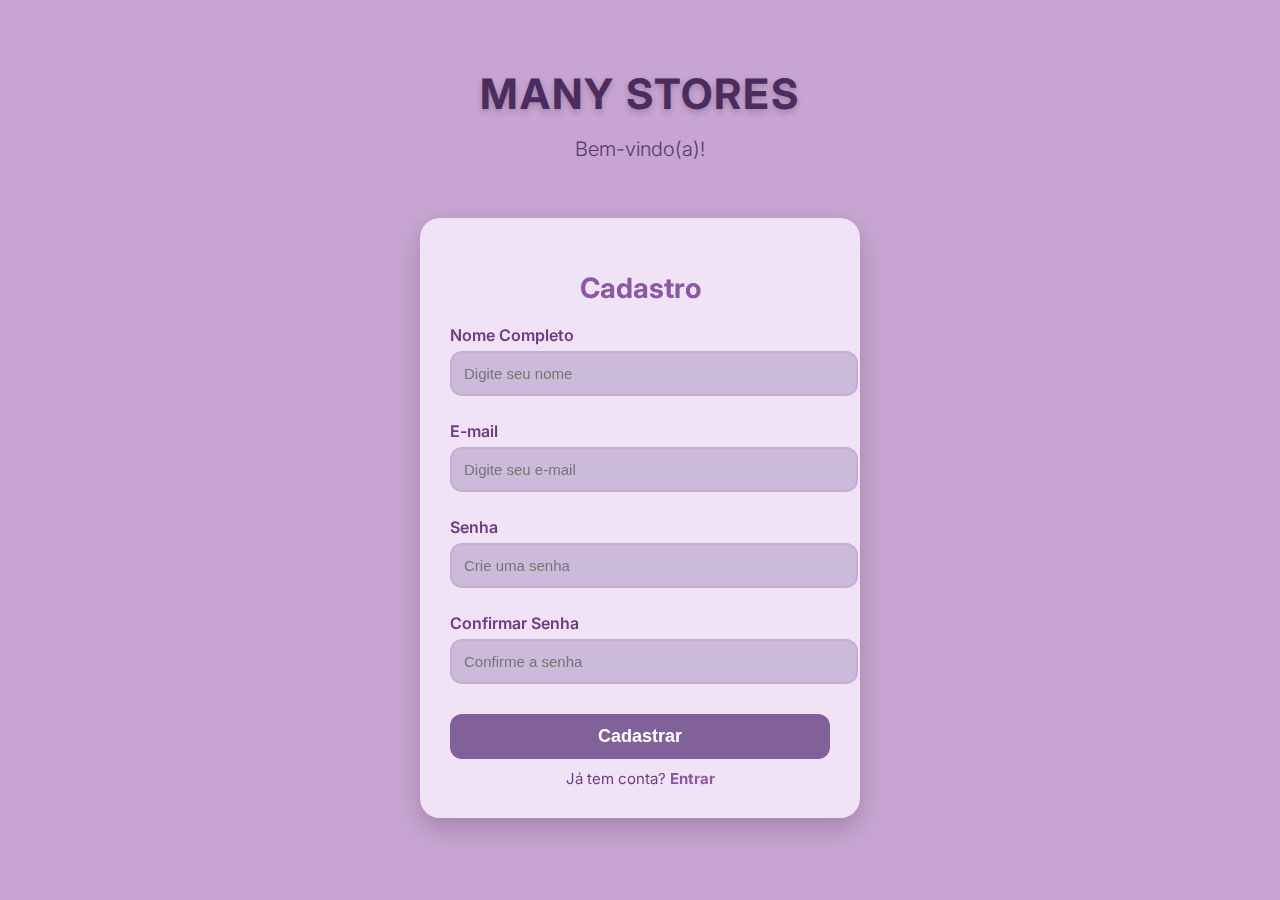
<file: index.html>
<!DOCTYPE html>
<html lang="pt-br">
<head>
  <meta charset="UTF-8" />
  <title>Many Stores - Cadastro/Login</title>
  <link rel="icon" href="manyStores/manys.png">
  <!-- Importando CSS externo -->
  <link rel="stylesheet" href="css/style.css">
<link href="https://fonts.googleapis.com/css2?family=Inter:wght@300;400;600;700&display=swap" rel="stylesheet">
</head>
<body>
  <!-- ====================== CABEÇALHO ====================== -->
  <header>
    <h1>MANY STORES</h1>
    <h2>Bem-vindo(a)!</h2>
  </header>
  <div class="container">
    
    <!-- ================== ÁREA DE CADASTRO ================== -->
    <div id="cadastro">
      <h2>Cadastro</h2>
      <form id="formCadastro">
        <label for="nome">Nome Completo</label>
        <input type="text" id="nome" name="nome" placeholder="Digite seu nome" required>

        <label for="email">E-mail</label>
        <input type="email" id="email" name="email" placeholder="Digite seu e-mail" required>

        <label for="senha">Senha</label>
        <input type="password" id="senha" name="senha" placeholder="Crie uma senha" required>

        <label for="confirmar">Confirmar Senha</label>
        <input type="password" id="confirmar" name="confirmar" placeholder="Confirme a senha" required>

        <!-- Mensagem de erro posicionada via CSS -->
        <p id="erroCadastro" class="erro"></p>

        <button type="submit" class="btn">Cadastrar</button>
      </form>
      <div class="switch">
        Já tem conta? <a href="#" id="irLogin">Entrar</a>
      </div>
    </div>

    <!-- ================== ÁREA DE LOGIN ================== -->
    <div id="login" class="hidden">
      <h2>Entrar</h2>
      <form id="formLogin">
        <label for="loginNome">Nome</label>
        <input type="text" id="loginNome" placeholder="Digite seu nome" required>

        <label for="loginEmail">E-mail</label>
        <input type="email" id="loginEmail" placeholder="Digite seu e-mail" required>

        <label for="loginSenha">Senha</label>
        <input type="password" id="loginSenha" placeholder="Digite sua senha" required>

        <!-- Mensagem de erro posicionada via CSS -->
        <p id="erroLogin" class="erro"></p>

        <button type="submit" class="btn">Entrar</button>
      </form>
      <div class="switch">
        Ainda não tem conta? <a href="#" id="irCadastro">Cadastrar</a>
      </div>
    </div>
  </div>
  
  <!-- Script JS para alternar entre cadastro e login -->
  <script src="js/script.js"></script>



</body>
</html>
</file>
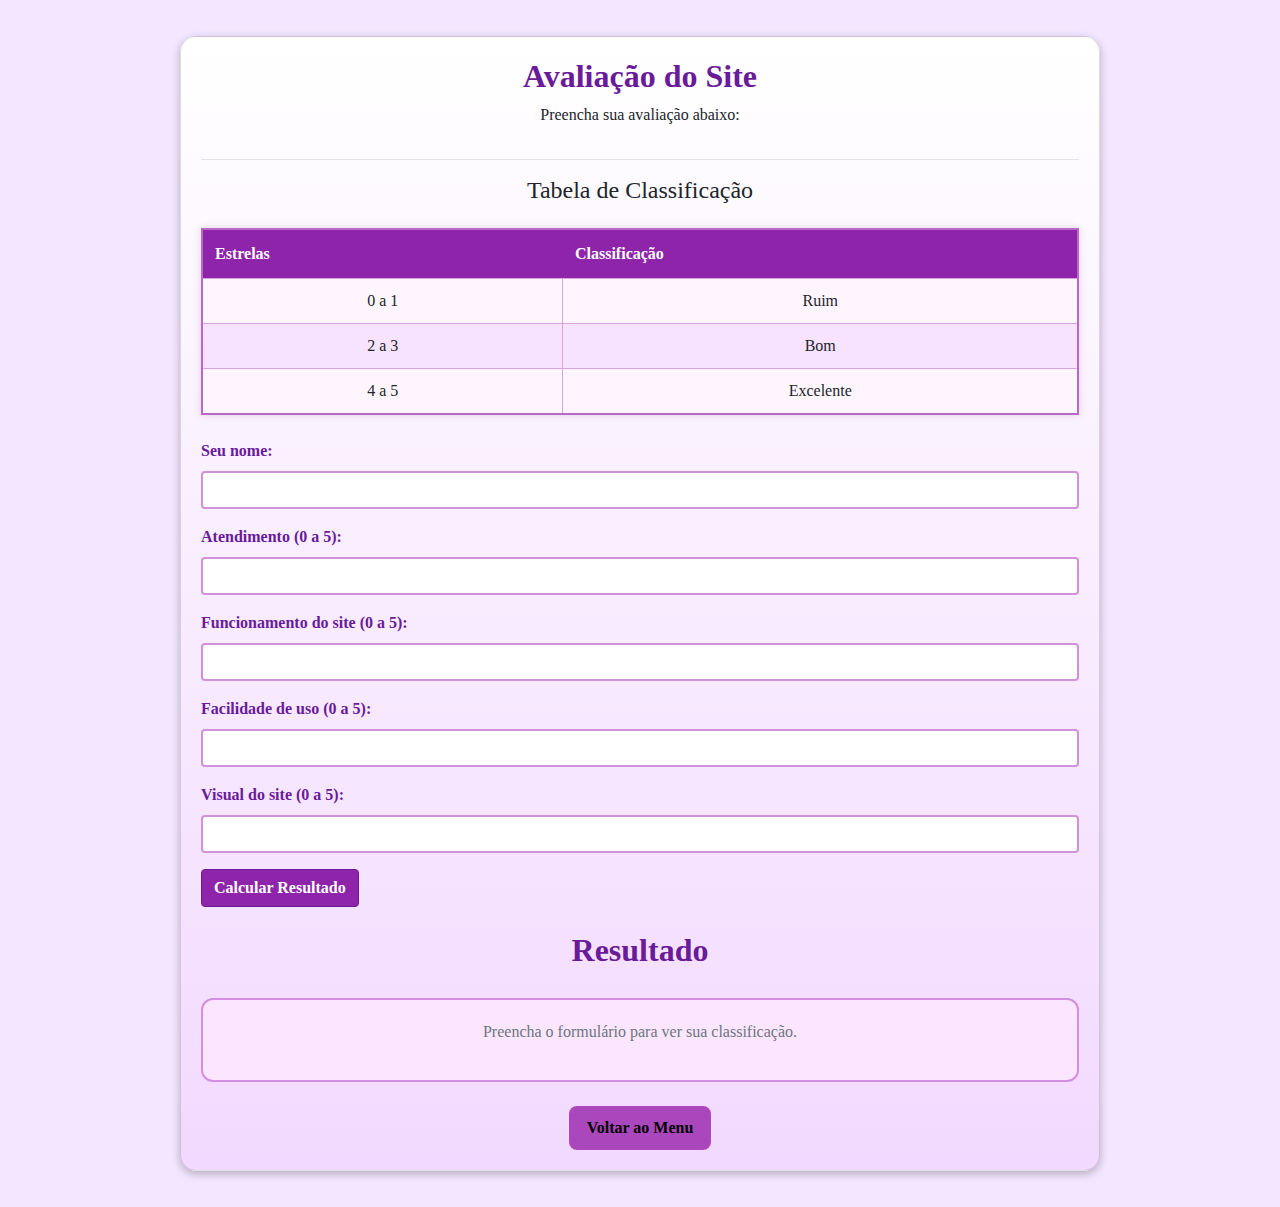
<file: avaliacao.html>
<!DOCTYPE html>
<html lang="pt-br">
<head>
    <meta charset="utf-8">
    <meta name="viewport" content="width=device-width, initial-scale=1">

    <title>Avaliação do Site</title>
    <link rel="icon" href="manyStores/manys.png">

    <!-- Bootstrap -->
    <link rel="stylesheet" href="https://cdn.jsdelivr.net/npm/bootstrap@4.6.2/dist/css/bootstrap.min.css">

    <!-- CSS externo -->
    <link rel="stylesheet" href="css/avaliacao.css">
</head>

<body>

<div class="container my-3">
    <div class="row justify-content-center">
        <div class="col-10">
            <div class="card">

                <h2>Avaliação do Site</h2>
                <p class="text-center">Preencha sua avaliação abaixo:</p>
                <hr>

                <!-- TABELA -->
                <h4 class="text-center">Tabela de Classificação</h4>
                <table class="tabela-classificacao">
                    <thead>
                        <tr>
                            <th>Estrelas</th>
                            <th>Classificação</th>
                        </tr>
                    </thead>
                    <tbody>
                        <tr><td>0 a 1</td><td>Ruim</td></tr>
                        <tr><td>2 a 3</td><td>Bom</td></tr>
                        <tr><td>4 a 5</td><td>Excelente</td></tr>
                    </tbody>
                </table>

                <br>

                <!-- FORMULÁRIO -->
                <form id="formAvaliacao">

                    <div class="form-group">
                        <label for="nomePessoa">Seu nome:</label>
                        <input type="text" class="form-control" id="nomePessoa" required>
                    </div>

                    <div class="form-group">
                        <label>Atendimento (0 a 5):</label>
                        <input type="number" min="0" max="5" class="form-control" id="atendimento" required>
                    </div>

                    <div class="form-group">
                        <label>Funcionamento do site (0 a 5):</label>
                        <input type="number" min="0" max="5" class="form-control" id="funcionamento" required>
                    </div>

                    <div class="form-group">
                        <label>Facilidade de uso (0 a 5):</label>
                        <input type="number" min="0" max="5" class="form-control" id="facilidade" required>
                    </div>

                    <div class="form-group">
                        <label>Visual do site (0 a 5):</label>
                        <input type="number" min="0" max="5" class="form-control" id="visual" required>
                    </div>

                    <button class="btn btn-primary" type="submit">Calcular Resultado</button>
                </form>

                <!-- RESULTADO -->
                <h2 class="mt-4">Resultado</h2>
                <div id="resultado">
                    <p id="mensagemInicial" class="text-center text-muted">Preencha o formulário para ver sua classificação.</p>

                    <div id="dadosResultado" style="display:none;">
                        <p>Olá, <strong id="saidaNome"></strong>!</p>
                        <p>Média de estrelas: <span id="saidaMedia"></span></p>
                        <p>Classificação final: <span id="saidaClassificacao"></span></p>
                    </div>
                </div>

                <br>
                <center>
                    <a href="menu.html">
                        <button class="btn-voltar">Voltar ao Menu</button>
                    </a>
                </center>

            </div>
        </div>
    </div>
</div>

<!-- JS externo -->
<script src="js/avaliacao.js"></script>

</body>
</html>
</file>
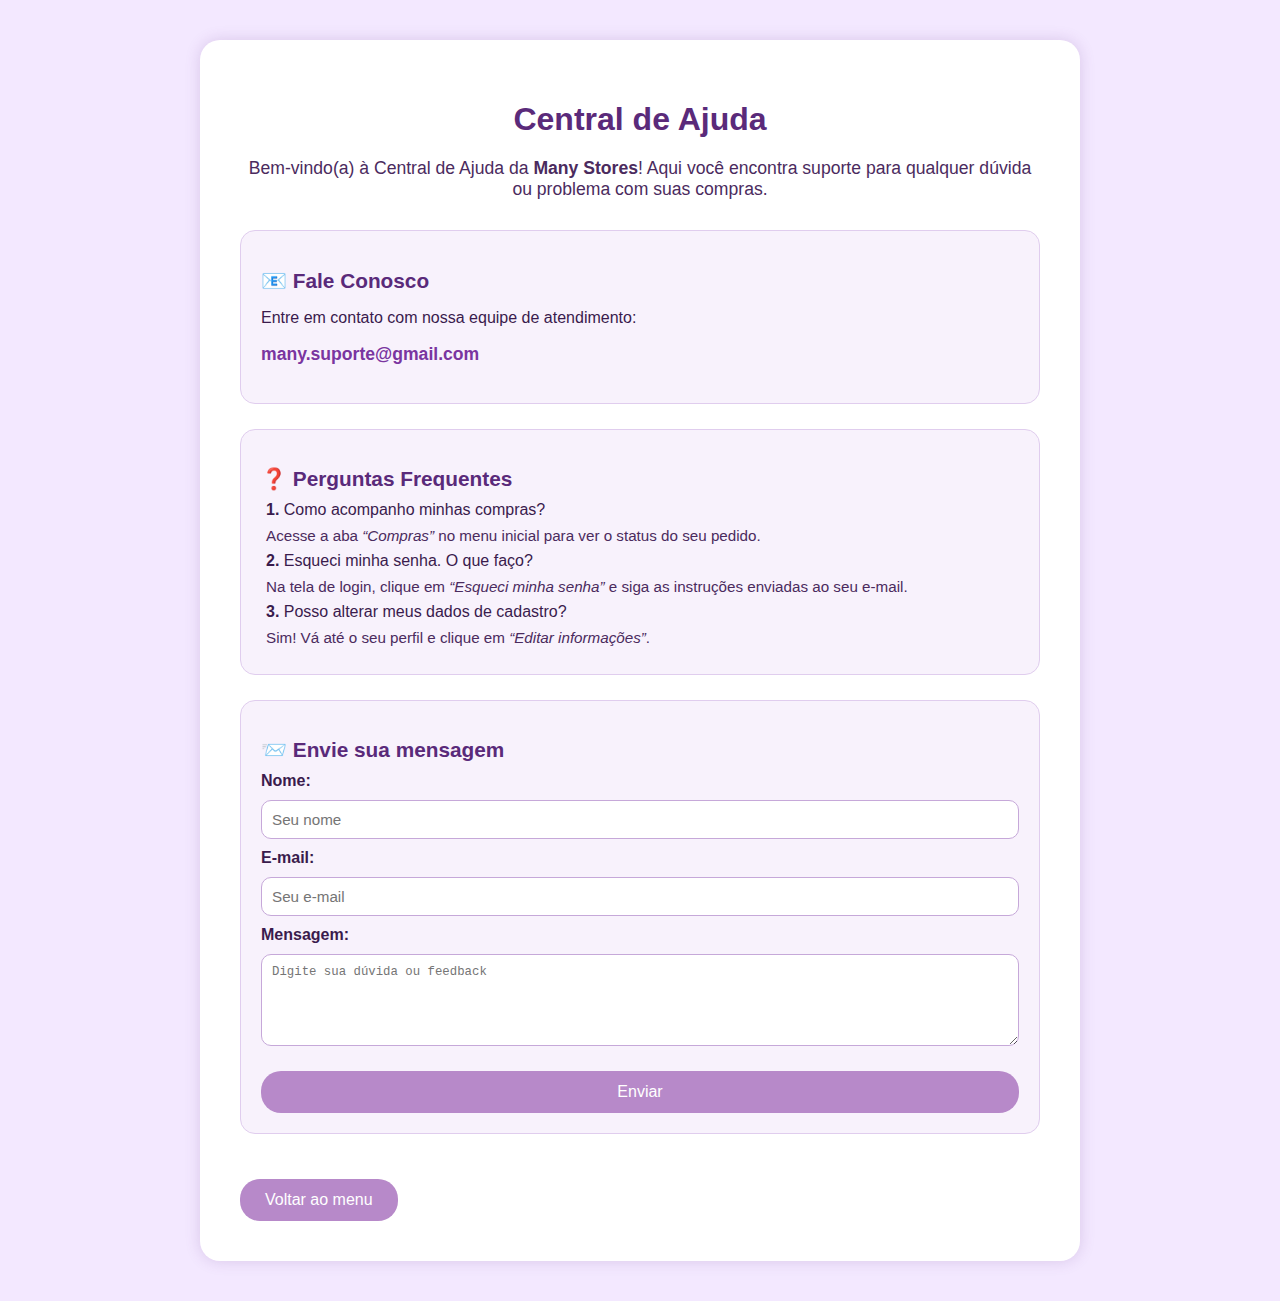
<file: central.html>
<!DOCTYPE html>
<html lang="pt-br">
<head>
  <meta charset="UTF-8">
  <title>Central de Ajuda - Many Stores</title>
  <link rel="icon" href="manyStores/manys.png">
  <link rel="stylesheet" href="css/central.css">
<link href="https://fonts.googleapis.com/css2?family=Inter:wght@300;400;600;700&display=swap" rel="stylesheet">
</head>
<body>
  <div class="container">
    <h1>Central de Ajuda</h1>
    <p class="intro">
      Bem-vindo(a) à Central de Ajuda da <strong>Many Stores</strong>!  
      Aqui você encontra suporte para qualquer dúvida ou problema com suas compras.
    </p>

    <section class="secao">
      <h2>📧 Fale Conosco</h2>
      <p>Entre em contato com nossa equipe de atendimento:</p>
      <p class="email">many.suporte@gmail.com</p>
    </section>

    <section class="secao">
      <h2>❓ Perguntas Frequentes</h2>
      <div class="faq">
        <p><strong>1.</strong> Como acompanho minhas compras?</p>
        <p class="resposta">Acesse a aba <em>“Compras”</em> no menu inicial para ver o status do seu pedido.</p>

        <p><strong>2.</strong> Esqueci minha senha. O que faço?</p>
        <p class="resposta">Na tela de login, clique em <em>“Esqueci minha senha”</em> e siga as instruções enviadas ao seu e-mail.</p>

        <p><strong>3.</strong> Posso alterar meus dados de cadastro?</p>
        <p class="resposta">Sim! Vá até o seu perfil e clique em <em>“Editar informações”</em>.</p>
      </div>
    </section>

    <section class="secao">
      <h2>📨 Envie sua mensagem</h2>
      <form class="formulario">
        <label for="nome">Nome:</label>
        <input type="text" id="nome" placeholder="Seu nome">

        <label for="email">E-mail:</label>
        <input type="email" id="email" placeholder="Seu e-mail">

        <label for="mensagem">Mensagem:</label>
        <textarea id="mensagem" rows="5" placeholder="Digite sua dúvida ou feedback"></textarea>

        <button type="submit">Enviar</button>
      </form>
    </section>

    <a href="menu.html" class="voltar">Voltar ao menu</a>
  </div>


</body>
</html>
</file>
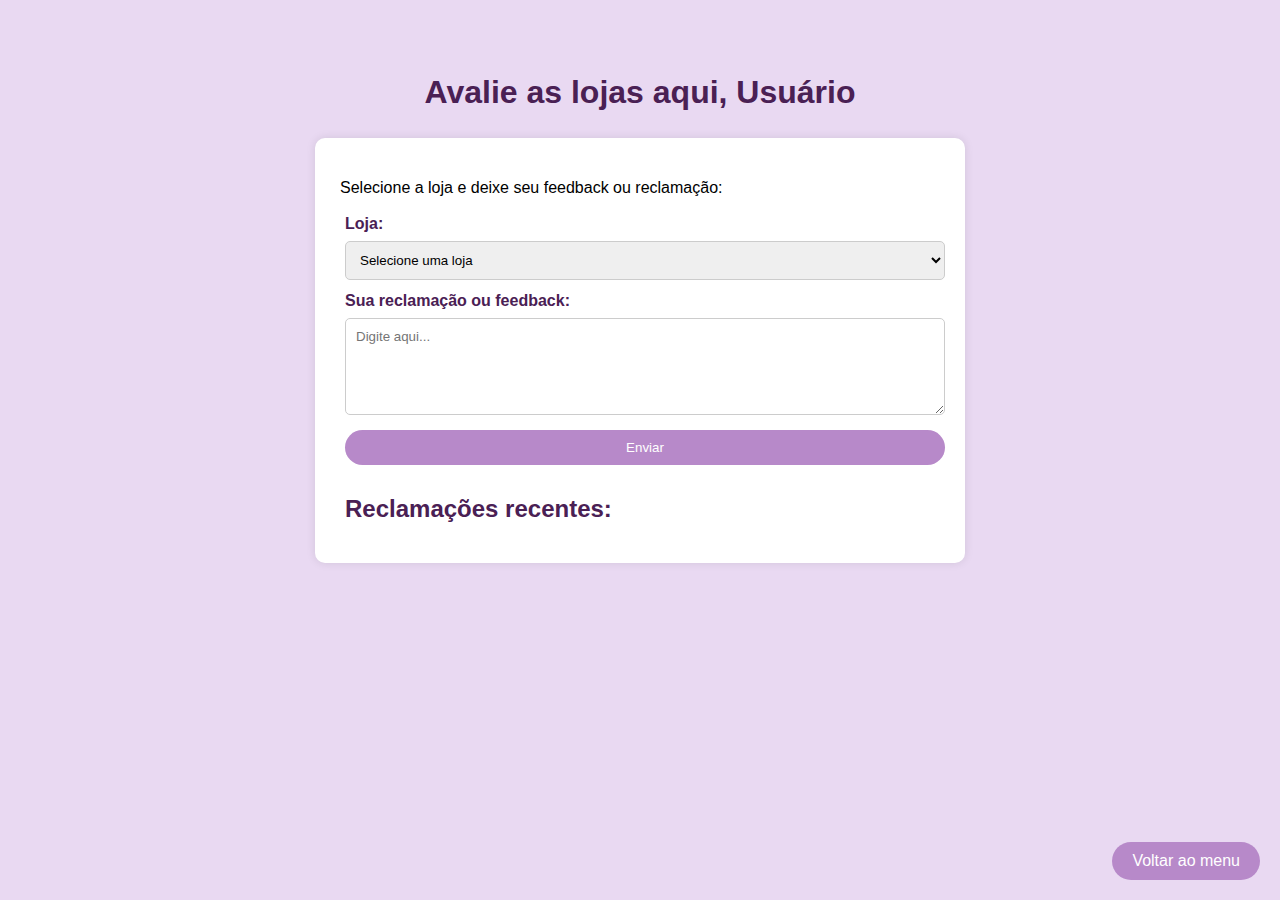
<file: compras.html>
<!DOCTYPE html>
<html lang="pt-br">
<head>
  <meta charset="UTF-8">
  <title>Avaliação das lojas - Many Stores</title>
  <link rel="icon" href="manyStores/manys.png">
  <link rel="stylesheet" href="css/compras.css">
<link href="https://fonts.googleapis.com/css2?family=Inter:wght@300;400;600;700&display=swap" rel="stylesheet">
</head>
<body>
  <h1 id="tituloCompras"></h1>

  <div class="container">
    <p>Selecione a loja e deixe seu feedback ou reclamação:</p>

    <form id="formReclamacao">
      <label for="lojaSelect">Loja:</label>
      <select id="lojaSelect" required>
        <option value="">Selecione uma loja</option>
        <option value="Lorac">Lorac</option>
        <option value="GM Glamuor">GM Glamuor</option>
        <option value="Ana Makeup">Ana Makeup</option>
        <option value="Victory Modas">Victory Modas</option>
        <option value="LL Imports">LL Imports</option>
        <option value="Caline Modas">Caline Modas</option>
        <option value="Lana Calçados">Lana Calçados</option>
        <option value="Top Girl">Top Girl</option>
        <option value="ML Jóias e Acessórios">ML Jóias e Acessórios</option>
        <option value="SNN Confecções e Calçados">SNN Confecções e Calçados</option>
        <option value="LC Importados">LC Importados</option>
        <option value="Jucines">Jucines</option>
      </select>

      <label for="mensagem">Sua reclamação ou feedback:</label>
      <textarea id="mensagem" rows="5" placeholder="Digite aqui..." required></textarea>

      <button type="submit">Enviar</button>
    </form>

    <div id="feedbacks">
      <h2>Reclamações recentes:</h2>
      <ul id="listaFeedbacks"></ul>
    </div>
  </div>

  <a href="menu.html">Voltar ao menu</a>

  <script src="js/compras.js"></script>



</body>
</html>
</file>
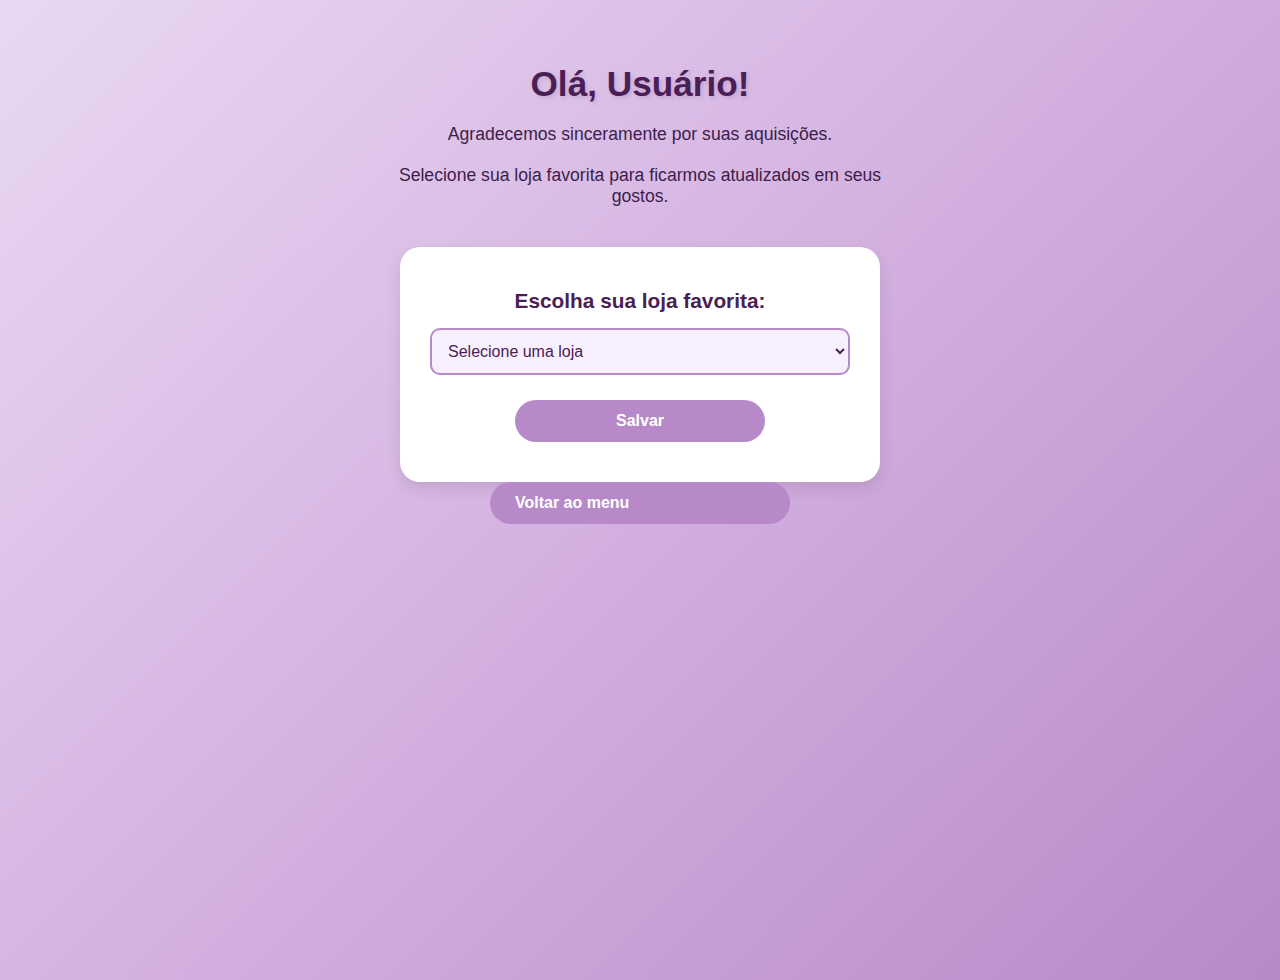
<file: favoritos.html>
<!DOCTYPE html>
<html lang="pt-br">
<head>
  <meta charset="UTF-8">
  <title>Confirmação - Many Stores</title>
  <link rel="icon" href="manyStores/manys.png">
  <link rel="stylesheet" href="css/favoritas.css">
<link href="https://fonts.googleapis.com/css2?family=Inter:wght@300;400;600;700&display=swap" rel="stylesheet">
</head>
<body>
  <h1 id="saudacao">Olá!</h1>
  <p>Agradecemos sinceramente por suas aquisições.</p>
  <p>Selecione sua loja favorita para ficarmos atualizados em seus gostos.</p>

  <div class="favorita">
    <h2>Escolha sua loja favorita:</h2>
    <select id="lojaFavoritaSelect">
      <option value="">Selecione uma loja</option>
      <option value="Lorac">Lorac</option>
      <option value="GM Glamuor">GM Glamuor</option>
      <option value="Ana Makeup">Ana Makeup</option>
      <option value="Victory Modas">Victory Modas</option>
      <option value="LL Imports">LL Imports</option>
      <option value="Caline Modas">Caline Modas</option>
      <option value="Lana Calçados">Lana Calçados</option>
      <option value="Top Girl">Top Girl</option>
      <option value="ML Jóias e Acessórios">ML Jóias e Acessórios</option>
      <option value="SNN Confecções e Calçados">SNN Confecções e Calçados</option>
      <option value="LC Importados">LC Importados</option>
      <option value="Jucines">Jucines</option>
    </select>

    <button id="salvarFavorita">Salvar</button>
    <p id="mensagem"></p>
  </div>

  <a href="menu.html">Voltar ao menu</a>

  <script src="js/favoritos.js"></script>



</body>
</html>
</file>
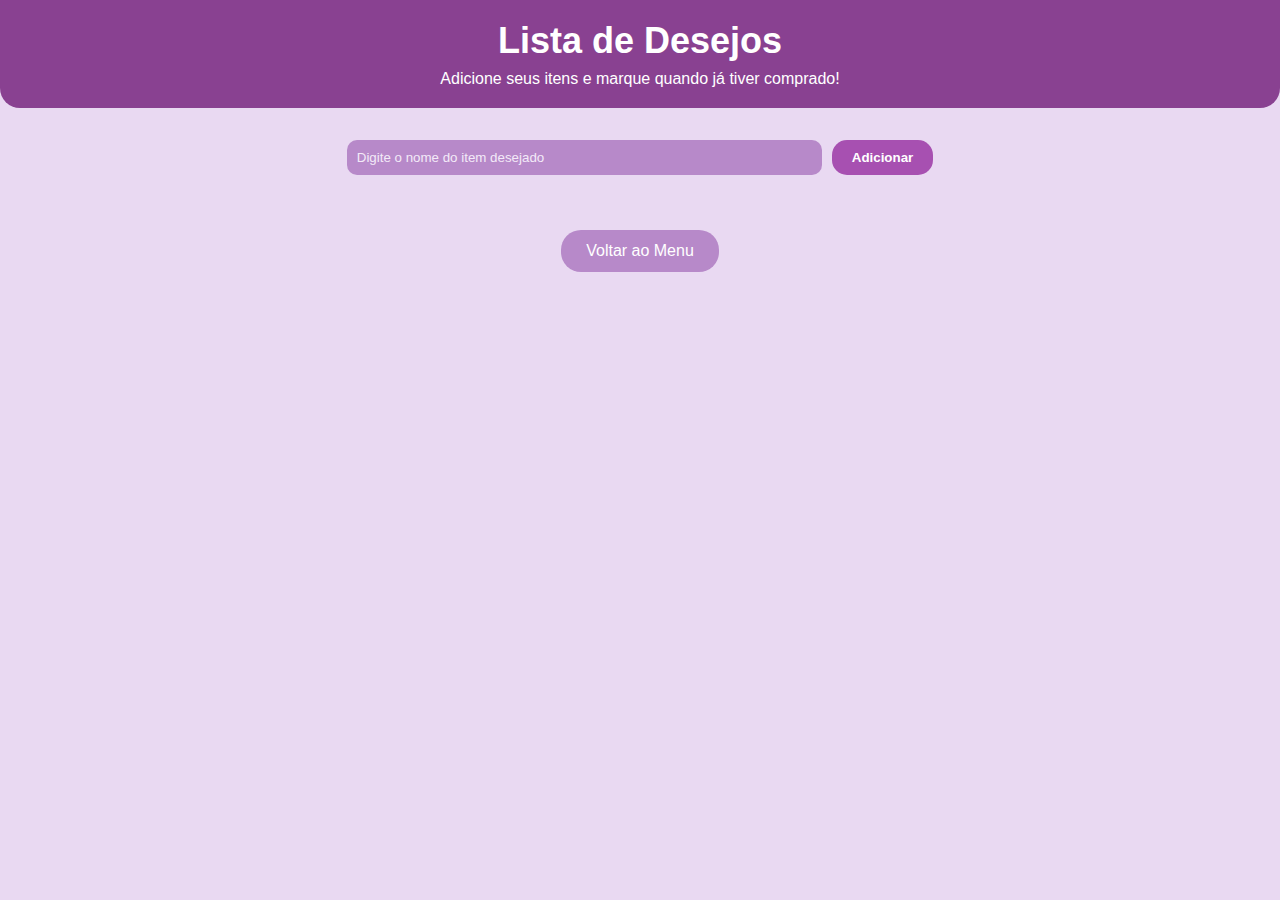
<file: lista.html>
<!DOCTYPE html>
<html lang="pt-br">
<head>
  <meta charset="UTF-8">
  <title>Lista de Desejos - Many Stores</title>
  <link rel="icon" href="manyStores/manys.png">
  <link rel="stylesheet" href="css/lista.css">
<link href="https://fonts.googleapis.com/css2?family=Inter:wght@300;400;600;700&display=swap" rel="stylesheet">
</head>
<body>
  <header>
    <h1>Lista de Desejos</h1>
    <p>Adicione seus itens e marque quando já tiver comprado!</p>
  </header>

  <main>
    <div class="input-area">
      <input type="text" id="novoItem" placeholder="Digite o nome do item desejado">
      <button id="adicionarItem">Adicionar</button>
    </div>

    <ul id="listaDesejos"></ul>

    <a href="menu.html" class="voltar">Voltar ao Menu</a>
  </main>

  <script src="js/lista.js"></script>


</body>
</html>
</file>
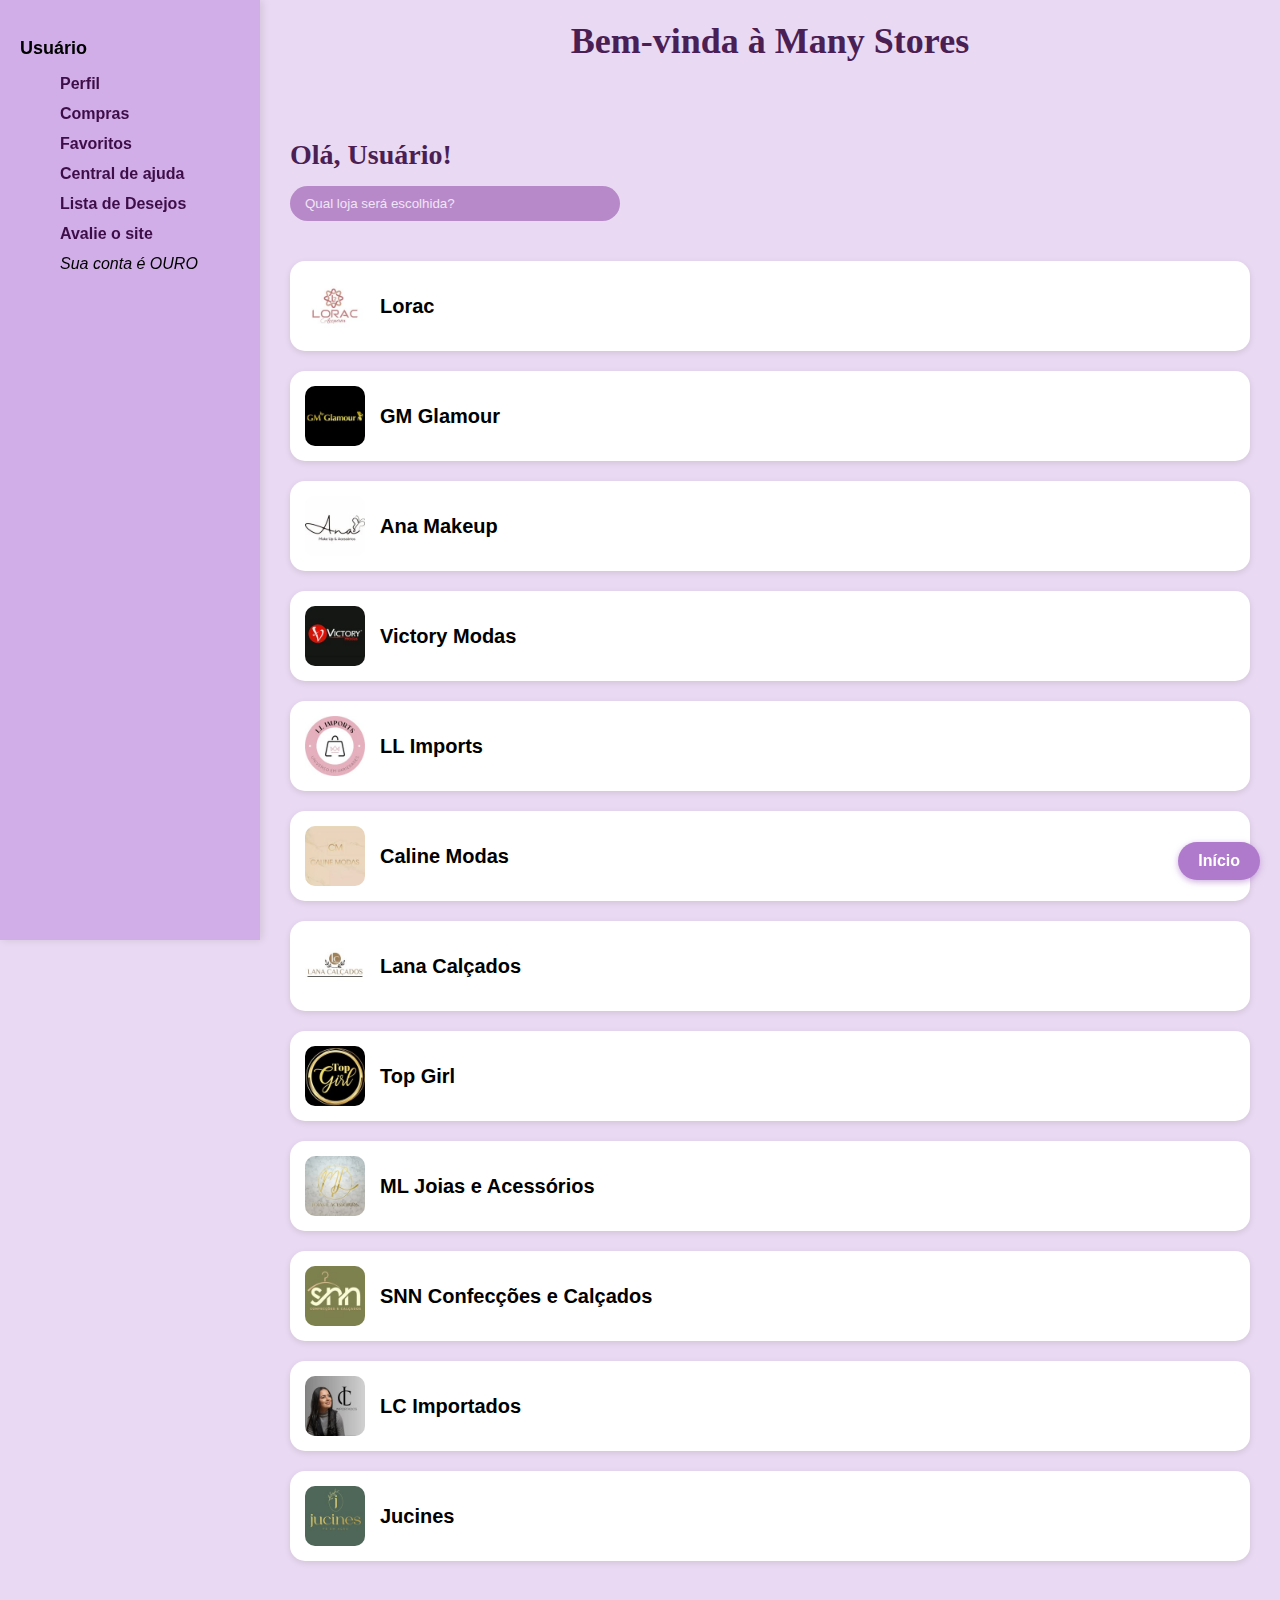
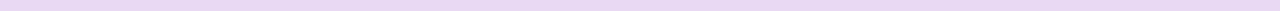
<file: menu.html>
<!DOCTYPE html>
<html lang="pt-br">
<head>
  <meta charset="UTF-8" />
  <title>Menu - Many Stores</title>
  <link rel="icon" href="manyStores/manys.png">
  <link rel="stylesheet" href="css/menu.css">
<link href="https://fonts.googleapis.com/css2?family=Inter:wght@300;400;600;700&display=swap" rel="stylesheet">
</head>
<body>
  <a id="inicio"></a>

  <!-- Cabeçalho -->
  <h1>Bem-vinda à Many Stores</h1>

  <!-- Barra lateral -->
  <div class="sidebar">
    <p id="nomeUsuario"></p>
    <ul>
      <li><a href="perfil.html">Perfil</a></li>
      <li><a href="compras.html">Compras</a></li>
      <li><a href="favoritos.html">Favoritos</a></li>
      <li><a href="central.html">Central de ajuda</a></li>
      <li><a href="lista.html">Lista de Desejos</a></li>
      <li><a href="avaliacao.html">Avalie o site</a></li>

      <li><em>Sua conta é OURO</em></li>
    </ul>
  </div>

  <!-- Conteúdo principal -->
  <div class="content">
    <h2 id="boasVindas"></h2>
    <input type="text" id="barraPesquisa" class="search" placeholder="Qual loja será escolhida?">

    <div id="listaLojas">
      <!-- Lojas -->
      <a href="https://www.instagram.com/loracacessorios?igsh=MXcwd3VjYm9hdTZiYw==" target="_blank" class="loja">
        <img src="manyStores\270737796_286548093317616_5378718216725929031_n.jpg" alt="Lorac" />
        <span>Lorac</span>
      </a>

      <a href="https://www.instagram.com/gm.glamour?igsh=MTZvc2ZuZXczMjA0dg==" target="_blank" class="loja">
        <img src="manyStores\69330121_437699117090702_4837227425588838400_n.jpg" alt="GM Glamour" />
        <span>GM Glamour</span>
      </a>

      <a href="https://www.instagram.com/anamakeupeacessorios?igsh=MTAxOWtic2JyZGRwZw==" target="_blank" class="loja">
        <img src="manyStores\517668982_18308794258244977_6454418582192750655_n.jpg" alt="Ana Makeup" />
        <span>Ana Makeup</span>
      </a>

      <a href="https://www.instagram.com/victorymodas_junco?igsh=MWF0NTZsejA4bnZnbw==" target="_blank" class="loja">
        <img src="manyStores\427594283_264920143362134_3951918700695313502_n.jpg" alt="Victory Modas" />
        <span>Victory Modas</span>
      </a>

      <a href="https://www.instagram.com/llimportssaojose?igsh=dnppeW5nZzIwOWk4" target="_blank" class="loja">
        <img src="manyStores\360060755_283594377672784_3198896939457490137_n.jpg" alt="LL Imports" />
        <span>LL Imports</span>
      </a>

      <a href="https://www.instagram.com/caline_modas?igsh=dHoxamN1Y2JuNng2" target="_blank" class="loja">
        <img src="manyStores\245529905_310688830869694_8674368407256798922_n.jpg" alt="Caline Modas" />
        <span>Caline Modas</span>
      </a>

      <a href="https://www.instagram.com/lanacalcados_sjs?igsh=MTBsaGU4bmhzMTZsZw==" target="_blank" class="loja">
        <img src="manyStores\401289413_357655393402519_5044746116768810537_n.jpg" alt="Lana Calçados" />
        <span>Lana Calçados</span>
      </a>

      <a href="https://www.instagram.com/use_topgirl?igsh=aWV0YTlxa29lb2Qw" target="_blank" class="loja">
        <img src="manyStores\464918246_570964438766256_2991678484630479813_n.jpg" alt="Top Girl" />
        <span>Top Girl</span>
      </a>

      <a href="https://www.instagram.com/mljoiaseacessorioss?igsh=MnhwdXZjNW5kZTM5" target="_blank" class="loja">
        <img src="manyStores\331861985_216432797544357_2929424557727604040_n.jpg" alt="ML Joias e Acessórios" />
        <span>ML Joias e Acessórios</span>
      </a>

      <a href="https://www.instagram.com/lojasnnconfeccoes?igsh=ZWtzMG9iY21uZG0=" target="_blank" class="loja">
        <img src="manyStores\380577786_976248647009398_95573280948847659_n.jpg" alt="SNN Confecções" />
        <span>SNN Confecções e Calçados</span>
      </a>

      <a href="https://www.instagram.com/lc_importados2109?igsh=MWgyeWlmOGF0cXY3ag==" target="_blank" class="loja">
        <img src="manyStores\551379160_18084753769904636_101145196007627725_n.jpg" alt="LC Importados" />
        <span>LC Importados</span>
      </a>

      <a href="https://www.instagram.com/lojajucines?igsh=MXRlMHR6aXpyNDhjeg==" target="_blank" class="loja">
        <img src="manyStores\347435824_196520296584856_7941732580850528939_n.jpg" alt="Jucines" />
        <span>Jucines</span>
      </a>
    </div>
  </div>

  <!-- Voltar ao início -->
  <a href="index.html" class="inicio">Início</a>

  <script src="js/menu.js"></script>



</body>
</html>
</file>
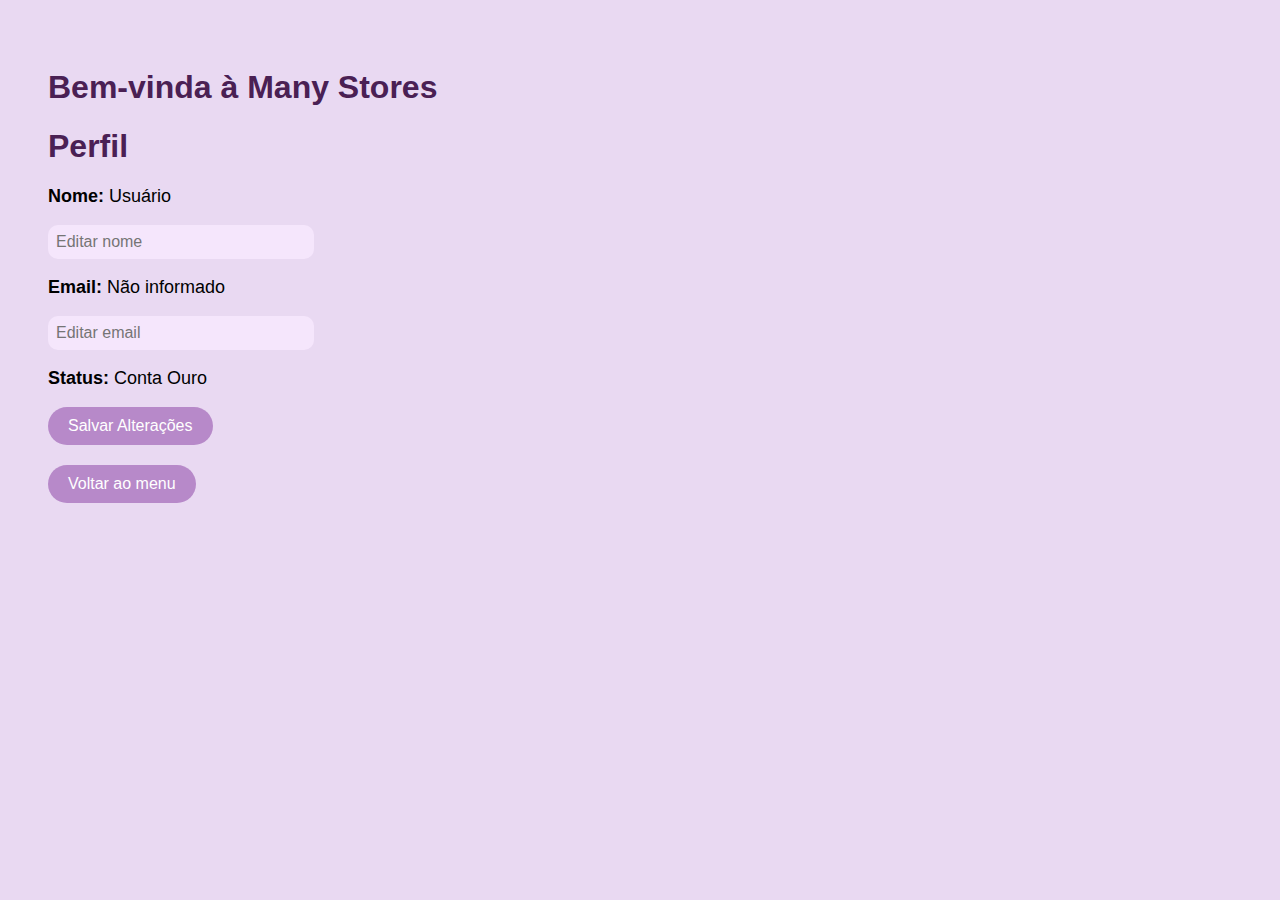
<file: perfil.html>
<!DOCTYPE html>
<html lang="pt-br">
<head>
  <meta charset="UTF-8" />
  <title>Perfil</title>
  <link rel="icon" href="manyStores/manys.png">
  <link rel="stylesheet" href="css/perfil.css">
<link href="https://fonts.googleapis.com/css2?family=Inter:wght@300;400;600;700&display=swap" rel="stylesheet">
</head>
<body>
  <h1>Bem-vinda à Many Stores</h1>
  <h1>Perfil</h1>

  <p><strong>Nome:</strong> <span id="nomeUsuario"></span></p>
  <input type="text" id="editarNome" placeholder="Editar nome" />

  <p><strong>Email:</strong> <span id="emailUsuario"></span></p>
  <input type="email" id="editarEmail" placeholder="Editar email" />

  <p><strong>Status:</strong> Conta Ouro</p>

  <button id="salvarPerfil">Salvar Alterações</button>
  <br>
  <a href="menu.html">Voltar ao menu</a>

  <script src="js/perfil.js"></script>


</body>
</html>
</file>
<file: css/style.css>
/* ====== CONFIGURAÇÕES GERAIS ====== */
body {
    background: #c7a4d1; /* Roxo suave igual ao print */
    font-family: 'Inter', sans-serif;
    margin: 0;
    padding: 0;
    display: flex;
    flex-direction: column;
    align-items: center;
}

/* ====== CABEÇALHO ====== */
header {
    text-align: center;
    margin-top: 40px;
    color: #4b2c5f;
}

header h1 {
    font-size: 42px;
    font-weight: 700;
    letter-spacing: 2px;
    text-shadow: 0px 3px 6px rgba(0,0,0,0.20);
}

header h2 {
    margin-top: -10px;
    font-weight: 300;
    font-size: 20px;
    opacity: 0.9;
    color: #4b2c5f;
}

/* ====== CONTAINER PRINCIPAL ====== */
.container {
    background: #f6ecfbdd; /* Fundo branco com leve roxo */
    backdrop-filter: blur(8px);
    padding: 30px;
    width: 380px;
    margin-top: 40px;
    border-radius: 20px;
    box-shadow: 0 10px 25px rgba(0,0,0,0.18);
    animation: subir 0.7s ease-out;
}

@keyframes subir {
    from { transform: translateY(40px); opacity: 0; }
    to   { transform: translateY(0); opacity: 1; }
}

/* ====== TÍTULOS ====== */
.container h2 {
    text-align: center;
    color: #8b58a1; /* Roxo forte igual aos textos da imagem */
    font-size: 28px;
    margin-bottom: 20px;
}

/* ====== INPUTS E FORMULÁRIO ====== */
label {
    font-weight: 600;
    margin-top: 10px;
    display: block;
    color: #6b3c83;
}

input {
    width: 100%;
    padding: 12px;
    margin: 6px 0 15px 0;
    border: 2px solid #c7add8;
    border-radius: 12px;
    background: #ccbada;
    transition: 0.3s;
    font-size: 15px;
    color: #4b2c5f;
}

input:focus {
    border-color: #b58bd6;
    outline: none;
    background: #cfb5b5;
    box-shadow: 0 0 8px rgba(181, 139, 214, 0.4);
}

/* ====== BOTÕES ====== */
.btn {
    width: 100%;
    background: #82619b;
    color: white;
    padding: 12px;
    border: none;
    border-radius: 12px;
    font-size: 18px;
    font-weight: 600;
    cursor: pointer;
    transition: 0.3s;
    margin-top: 10px;
}

.btn:hover {
    background: #8b58a1; /* Roxo mais forte igual ao print */
    box-shadow: 0 4px 10px rgba(139, 88, 161, 0.3);
}

/* LINKS DE TROCA ENTRE LOGIN E CADASTRO */
.switch {
    text-align: center;
    margin-top: 10px;
    color: #6b3c83;
    font-size: 15px;
}

.switch a {
    color: #8b58a1;
    font-weight: 700;
    text-decoration: none;
}

.switch a:hover {
    text-decoration: underline;
}

/* ====== ERRO ====== */
.erro {
    text-align: center;
    color: #b80000;
    font-weight: bold;
    margin-top: -5px;
    margin-bottom: 10px;
}

/* ====== ITEM ESCONDIDO ====== */
.hidden {
    display: none;
}
</file>
<file: css/avaliacao.css>
/*Corpo*/
body {
    background: #f3e6ff;
    font-family: 'Lato';
    padding: 20px 0;
}

.card {
    background: linear-gradient(to bottom, #ffffff 0%, #f2d9ff 100%);
    padding: 20px;
    border-radius: 16px;
    box-shadow: 0 3px 8px rgba(0,0,0,0.25);
}

h2 {
    font-weight: bold;
    color: #6a1b9a;
    text-align: center;
}

/* Tabela */
.tabela-classificacao {
    width: 100%;
    border-collapse: collapse;
    margin-top: 15px;
    border: 2px solid #ba68c8;
    box-shadow: 0 0 8px rgba(90, 0, 90, 0.15);
}

.tabela-classificacao th {
    background: #8e24aa;
    color: white;
    padding: 12px;
}

.tabela-classificacao td {
    padding: 10px;
    border: 1px solid #d9a3e3;
    text-align: center;
}

.tabela-classificacao tr:nth-child(even) {
    background: #f7e2ff;
}

.tabela-classificacao tr:nth-child(odd) {
    background: #fff5ff;
}

/* Formulário */
label {
    font-weight: bold;
    color: #6a1b9a;
}

.form-control {
    border: 2px solid #ce93d8;
}

.form-control:focus {
    border-color: #8e24aa;
    box-shadow: 0 0 8px rgba(142,36,170,0.4);
}

.btn-primary {
    background-color: #8e24aa;
    border-color: #6a1b9a;
    font-weight: bold;
}

.btn-primary:hover {
    background-color: #6a1b9a;
    border-color: #4a1466;
}

/* Resultado */
#resultado {
    background: #fce6ff;
    border: 2px solid #d28ee3;
    padding: 20px;
    margin-top: 20px;
    border-radius: 12px;
}

#resultado h2 {
    color: #6a1b9a;
}

#saidaMedia,
#saidaClassificacao {
    font-weight: bold;
    color: #4a1466;
}

.btn-voltar {
    background: #ab47bc;
    border: none;
    font-weight: bold;
    padding: 10px 18px;
    border-radius: 8px;
}

.btn-voltar:hover {
    background: #8e24aa;
}
</file>
<file: css/central.css>
/*ESTILO GERAL DA PÁGINA*/
body {
  background-color: #f3e8ff;
  font-family: "Poppins", sans-serif;
  margin: 0;
  padding: 0;
  color: #3a1b4d;
}

/*CONTAINER PRINCIPAL */
.container {
  max-width: 800px;
  background: #ffffff;
  margin: 40px auto;
  padding: 40px;
  border-radius: 20px;
  box-shadow: 0 0 15px rgba(117, 63, 145, 0.2);
}

/*TÍTULO PRINCIPAL (H1)*/
h1 {
  text-align: center;
  color: #5a2a7a;
  margin-bottom: 20px;
  font-size: 2em;
}

/* PARÁGRAFO INTRODUTÓRIO */
.intro {
  text-align: center;
  font-size: 1.1em;
  color: #4b2b5e;
  margin-bottom: 30px;
}

/* SEÇÃO DESTACADA */
.secao {
  background-color: #f8f2fc;
  padding: 20px;
  border-radius: 15px;
  margin-bottom: 25px;
  border: 1px solid #e0cdee;
}

/*SUBTÍTULOS DAS SEÇÕES*/
.secao h2 {
  color: #5a2a7a;
  margin-bottom: 10px;
  font-size: 1.3em;
}

/*EMAIL DE CONTATO */
.email {
  font-weight: bold;
  color: #7a35a0;
  font-size: 1.1em;
}

/*FAQ (PERGUNTAS E RESPOSTAS)*/
.faq p {
  margin: 8px 0;
  padding-left: 5px;
}

.resposta {
  color: #4b2b5e;
  font-size: 0.95em;
  margin-left: 10px;
}

/*FORMULÁRIO DE CONTATO */
.formulario {
  display: flex;
  flex-direction: column;
  gap: 10px;
}

.formulario label {
  font-weight: 600;
}

.formulario input,
.formulario textarea {
  padding: 10px;
  border-radius: 10px;
  border: 1px solid #c6a8d9;
  outline: none;
  font-size: 0.95em;
}

.formulario input:focus,
.formulario textarea:focus {
  border-color: #8c51b7;
}

/* BOTÃO PRINCIPAL */
button {
  background-color: #b789c9;
  color: white;
  border: none;
  border-radius: 20px;
  padding: 12px 20px;
  font-size: 1em;
  margin-top: 15px;
  cursor: pointer;
  width: 100%;
}

button:hover {
  background-color: #a36bc1;
}

/*BOTÃO "VOLTAR"*/
.voltar {
  display: inline-block;
  background-color: #b789c9;
  color: white;
  padding: 12px 25px;
  border-radius: 20px;
  text-decoration: none;
  font-weight: 500;
  margin-top: 20px;
}

.voltar:hover {
  background-color: #a36bc1;
}

/* RESPONSIVIDADE*/
@media (max-width: 480px) {
  .container {
    padding: 25px;
    margin: 20px;
  }

  h1 {
    font-size: 1.6em;
  }

  .secao {
    padding: 15px;
  }
}
</file>
<file: css/compras.css>
/*ESTILOS GERAIS DA PÁGINA */
body {
  background-color: #e9d9f2; /* Cor de fundo lilás clara, suave para os olhos */
  font-family: Arial, sans-serif; /* Fonte padrão, simples e legível */
  padding: 40px; /* Espaçamento interno geral */
  position: static; /* Posição padrão (segue o fluxo natural da página) */
}

/* TÍTULO PRINCIPAL*/
h1 {
  color: #4a2054; /* Roxo escuro para contraste com o fundo */
  text-align: center; /* Centraliza o título na página */
  position: relative; /* Permite pequenos ajustes */
  top: 5px; /* Move levemente o título para baixo */
  z-index: 2; /* Fica acima de elementos com menor profundidade */
}

/*CONTAINER PRINCIPAL */
.container {
  background-color: white; /* Fundo branco para destacar o conteúdo */
  padding: 25px; /* Espaçamento interno */
  border-radius: 10px; /* Bordas arredondadas */
  max-width: 600px; /* Largura máxima para não esticar demais */
  margin: 20px auto; /* Centraliza horizontalmente */
  box-shadow: 0 0 10px rgba(0,0,0,0.1); /* Sombra suave ao redor */
  position: relative; /* Permite ajustes finos */
  z-index: 1; /* Levemente abaixo do título */
  top: 10px; /* Desloca um pouco para baixo */
}

/*FORMULÁRIO DE FEEDBACK*/
form {
  display: flex; /* Usa o modelo flexbox */
  flex-direction: column; /* Organiza os elementos em coluna */
  gap: 10px; /* Espaçamento entre os campos */
  position: relative;
  left: 5px; /* Leve deslocamento à direita */
}

/*RÓTULOS DOS CAMPOS (LABELS) */
label {
  font-weight: bold; /* Deixa o texto em negrito */
  color: #4a2054; /* Mantém a paleta de roxo */
  position: relative;
  top: 2px; /* Pequeno ajuste de alinhamento */
}

/* CAMPOS DE SELEÇÃO E TEXTO*/
select, textarea {
  padding: 10px; /* Espaçamento interno para conforto na digitação */
  border-radius: 5px; /* Bordas arredondadas */
  border: 1px solid #ccc; /* Borda cinza clara */
  font-family: inherit; /* Mantém a mesma fonte do body */
  position: relative;
  z-index: 1; /* Segue o fluxo normal */
}

/*BOTÃO DE ENVIO */
button {
  background-color: #b789c9; /* Roxo médio agradável */
  color: white; /* Texto branco para contraste */
  border: none; /* Remove a borda padrão */
  padding: 10px 15px; /* Tamanho confortável */
  border-radius: 20px; /* Bordas arredondadas em formato de pílula */
  cursor: pointer; /* Cursor de mãozinha ao passar */
  transition: background-color 0.3s ease; /* Suaviza a mudança de cor no hover */
  position: relative;
  top: 5px; /* Leve deslocamento */
  z-index: 3; /* Camada mais acima do formulário */
}

/* Efeito ao passar o mouse no botão */
button:hover {
  background-color: #9d66b4; /* Tom mais escuro de roxo */
}

/* SEÇÃO DE FEEDBACKS EXIBIDOS*/
#feedbacks {
  margin-top: 30px; /* Espaço acima da lista de feedbacks */
  position: relative;
  z-index: 1;
  top: 5px; /* Pequeno ajuste vertical */
}

/* Subtítulo da seção de feedbacks */
#feedbacks h2 {
  color: #4a2054; /* Cor roxa escura */
  position: relative;
  left: 5px; /* Leve deslocamento horizontal */
}

/* Lista que contém os feedbacks */
#listaFeedbacks {
  list-style-type: none; /* Remove os marcadores da lista */
  padding: 0; /* Remove o espaçamento interno padrão */
  position: relative;
}

/* Cada item de feedback individual */
#listaFeedbacks li {
  background-color: #f3e7fa; /* Fundo lilás clarinho */
  padding: 10px; /* Espaçamento interno */
  border-radius: 8px; /* Bordas arredondadas */
  margin-bottom: 10px; /* Espaço entre os feedbacks */
  position: relative;
  left: 5px; /* Leve deslocamento à direita */
  z-index: 1;
}

/*LINK (BOTÃO) DE VOLTAR */
a {
  display: block; /* Ocupa toda a largura disponível */
  text-align: center; /* Centraliza o texto dentro do botão */
  margin-top: 20px;
  padding: 10px 20px;
  background-color: #b789c9; /* Mesmo tom do botão */
  color: white; /* Texto branco */
  border-radius: 20px; /* Bordas arredondadas */
  text-decoration: none; /* Remove o sublinhado */
  transition: background-color 0.3s ease; /* Transição suave */
  
  /* Posição fixa no canto inferior direito */
  position: absolute;
  bottom: 20px;
  right: 20px;
  z-index: 10; /* Sempre por cima dos demais elementos */
}

/* Efeito de hover no link */
a:hover {
  background-color: #9d66b4; /* Cor escurecida no hover */
}
</file>
<file: css/favoritas.css>
/* FUNDO GERAL DO SITE */
body {
  background: linear-gradient(135deg, #e9d9f2, #d3b0e0, #b789c9);
  font-family: "Poppins", sans-serif;
  color: #4a2054;
  margin: 0;
  padding: 40px 20px;
  min-height: 100vh;
  display: flex;
  flex-direction: column;
  align-items: center;
}

/*  TÍTULO PRINCIPAL */
h1 {
  font-size: 2.2em;
  color: #4a2054;
  text-shadow: 2px 2px 4px rgba(74, 32, 84, 0.15);
  margin-bottom: 10px;
  text-align: center;
}

/* Texto */
p {
  font-size: 1.1em;
  color: #3d1d4b;
  text-align: center;
  max-width: 500px;
  margin: 10px 0;
}

/*  CAIXA PRINCIPAL */
.favorita {
  background: #ffffff;
  padding: 25px 30px;
  margin-top: 30px;
  border-radius: 20px;
  max-width: 420px;
  width: 100%;
  box-shadow: 0 6px 15px rgba(0, 0, 0, 0.1);
  text-align: center;
}

/* SUBTÍTULO */
.favorita h2 {
  color: #4a2054;
  margin-bottom: 15px;
  font-size: 1.3em;
}

/* SELECT */
select {
  width: 100%;
  padding: 12px;
  border-radius: 10px;
  border: 2px solid #b789c9;
  background-color: #f8f0ff;
  color: #4a2054;
  font-size: 1em;
  outline: none;
  margin-bottom: 25px;
}

select:focus {
  border-color: #9d66b4;
}

/* CONTAINER DOS BOTÕES */
.botoes {
  display: flex;
  flex-direction: column;
  align-items: center;
  gap: 15px;
}

/* BOTÕES */
button, a {
  background: #b789c9;
  color: white;
  padding: 12px 25px;
  border-radius: 30px;
  font-size: 1em;
  font-weight: bold;
  text-decoration: none;
  border: none;
  cursor: pointer;
  width: 80%;
  max-width: 250px;
  transition: background 0.3s;
}

button:hover,
a:hover {
  background: #9d66b4;
}

/*  BOTÃO "VOLTAR AO MENU" MAIS PARA BAIXO */
a.voltar-menu {
  margin-top: 50px; /* AQUI VOCÊ AJUSTA — aumente se quiser mais espaço */
}

/* MENSAGEM */
#mensagem {
  margin-top: 15px;
  font-weight: bold;
  text-align: center;
}

/* 📱 RESPONSIVO */
@media (max-width: 480px) {
  button, a {
    width: 100%;
  }

  a.voltar-menu {
    margin-top: 40px; /* Também ajustado para celular */
  }
}
</file>
<file: css/lista.css>
/*ESTILO do Corpo*/
body {
  background-color: #e9d9f2;
  font-family: Arial, sans-serif;
  text-align: center;
  margin: 0;
  padding: 0;
}

/* HEADER FIXO*/
header {
  background-color: #894191;
  color: white;
  padding: 20px;
  border-bottom-left-radius: 20px;
  border-bottom-right-radius: 20px;

  position: fixed;
  top: 0;
  left: 0;
  right: 0;
  z-index: 5;
}

h1 {
  margin: 0;
  font-size: 36px;
}

p {
  margin: 8px 0 0;
  font-size: 16px;
}

/* CONTEÚDO PRINCIPAL*/
main {
  margin-top: 120px; /* afasta do header fixo */
  padding: 20px;
  max-width: 700px;
  margin-left: auto;
  margin-right: auto;
}

/*ÁREA DE INPUT + BOTÃO */
.input-area {
  display: flex;
  justify-content: center;
  gap: 10px;
  margin-bottom: 25px;
}

input {
  width: 65%;
  padding: 10px;
  border: none;
  border-radius: 10px;
  background-color: #b789c9;
  color: white;
}

input::placeholder {
  color: #f3e9f8;
}

button {
  background-color: #a750b1;
  color: white;
  border: none;

  padding: 10px 20px;
  border-radius: 15px;
  cursor: pointer;
  font-weight: bold;
}

button:hover {
  background-color: #9848ac;
}

/*LISTA DE ITENS*/
ul {
  list-style-type: none;
  padding: 0;
  max-width: 600px;
  margin: 0 auto;
}

li {
  background-color: white;
  margin-bottom: 15px;
  padding: 15px;
  border-radius: 15px;

  display: flex;
  flex-direction: column;
  align-items: flex-start;

  box-shadow: 0px 3px 8px rgba(0,0,0,0.1);
}

li span {
  font-weight: bold;
  color: #863999;
}

/* SELECT DE OPÇÕES*/
select {
  margin-top: 10px;
  padding: 8px;

  border-radius: 10px;
  border: 1px solid #b789c9;
  color: #cc5de7;
}

/*ITEM MARCADO COMO COMPRADO*/
.comprado {
  text-decoration: line-through;
  color: gray;
}

/*BOTÃO VOLTAR AO MENU*/
.voltar {
  display: inline-block;
  margin-top: 30px;

  background-color: #b789c9;
  color: white;

  padding: 12px 25px;
  border-radius: 20px;
  text-decoration: none;

  position: relative; /* NÃO é mais absolute */
}

.voltar:hover {
  background-color: #9d66b4;
}

/* RESPONSIVIDADE - CELULAR*/
@media (max-width: 480px) {
  input {
    width: 55%;
  }

  .input-area {
    flex-direction: column;
    align-items: center;
  }

  button {
    width: 70%;
  }

  .voltar {
    margin-top: 40px;
  }
}
</file>
<file: css/menu.css>
/* ESTILO GERAL DA PÁGINA*/
body {
  background-color: #e9d9f2; /* Fundo lilás claro */
  font-family: 'Montserrat', sans-serif;
  margin: 0;
  padding: 0;
}

/* CABEÇALHO */
h1 {
  text-align: center;
  color: #4a2054;
  margin-top: 20px;
  font-size: 36px;
  font-family: 'Pacifico', cursive;
  margin-left: 260px; /* deixa no lugar correto, sem ocupar a sidebar */
}


/*SIDEBAR*/
.sidebar {
  width: 220px;
  background-color: #d1aee8;
  height: 100vh;
  position: fixed;
  top: 0;
  left: 0;
  padding: 20px;
  box-shadow: 2px 0 8px rgba(0, 0, 0, 0.1);
}

.sidebar p {
  font-weight: bold;
  font-size: 18px;
  margin-bottom: 10px;
}

.sidebar li {
  list-style: none;
  margin: 12px 0;
}

.sidebar a {
  text-decoration: none;
  color: #3d0d47;
  font-weight: 600;
  transition: 0.3s;
}

.sidebar a:hover {
  color: white;
}

/*ÁREA PRINCIPAL */
.content {
  margin-left: 260px; /* Espaço da sidebar */
  padding: 30px;
}

h2 {
  font-family: 'Pacifico', cursive;
  font-size: 28px;
  color: #4a2054;
  margin-bottom: 15px;
}

/* BARRA DE PESQUISA*/
.search {
  background-color: #b789c9;
  color: white;
  border: none;
  padding: 10px 15px;
  border-radius: 20px;
  width: 300px;
  margin-bottom: 20px;
  outline: none;
}

.search::placeholder {
  color: #f0e5f6;
}

/* CARTÕES DAS LOJAS */
.loja {
  background-color: white;
  border-radius: 15px;
  padding: 15px;
  margin: 20px 0;
  display: flex;
  align-items: center;
  color: #000;
  text-decoration: none;
  transition: 0.3s ease;
  box-shadow: 0 2px 6px rgba(0,0,0,0.1);
}

.loja:hover {
  background-color: #e0c6f2;
  transform: scale(1.02);
}

.loja img {
  width: 60px;
  height: 60px;
  border-radius: 10px;
  margin-right: 15px;
  object-fit: cover;
}

.loja span {
  font-weight: bold;
  font-size: 20px;
  /* Removido position e z-index que causavam o bug */
}

/*TABELA (MODELO AVALIAÇÃO) */
.tabela-classificacao {
    width: 100%;
    border-collapse: collapse;
    margin-top: 15px;
    border: 2px solid #ba68c8;
    box-shadow: 0 0 8px rgba(90, 0, 90, 0.15);
}

.tabela-classificacao th {
    background: #8e24aa;
    color: white;
    padding: 12px;
}

.tabela-classificacao td {
    padding: 10px;
    border: 1px solid #d9a3e3;
    text-align: center;
}

.tabela-classificacao tr:nth-child(even) {
    background: #f7e2ff;
}

.tabela-classificacao tr:nth-child(odd) {
    background: #fff5ff;
}

/* BOTÃO INÍCIO*/
.inicio {
  position: fixed;
  bottom: 20px;
  right: 20px;
  background-color: #af7acc;
  color: #fff;
  padding: 10px 20px;
  border-radius: 30px;
  font-weight: bold;
  font-size: 16px;
  text-decoration: none;
  transition: 0.3s ease;
  box-shadow: 0 2px 6px rgba(175, 122, 204, 0.6);
}

.inicio:hover {
  background-color: #c4a0e5;
  transform: scale(1.05);
}

/*RESULTADO (TELA DE MÉDIA) */
#resultado {
    background: #fce6ff;
    border: 2px solid #d28ee3;
    padding: 20px;
    margin-top: 20px;
    border-radius: 12px;
}

#resultado h2 {
    color: #6a1b9a;
}

#saidaMedia,
#saidaClassificacao {
    font-weight: bold;
    color: #4a1466;
}
</file>
<file: css/perfil.css>
body {
  background-color: #e9d9f2;
  font-family: Arial, sans-serif;
  padding: 40px;
}

h1 {
  color: #4a2054;
}

p {
  font-size: 18px;
}

input {
  display: block;
  margin: 8px 0 15px;
  padding: 8px;
  width: 250px;
  border: none;
  border-radius: 10px;
  background-color: #f5e6fc;
  font-size: 16px;
}

button {
  padding: 10px 20px;
  background-color: #b789c9;
  color: white;
  border: none;
  border-radius: 20px;
  font-size: 16px;
  cursor: pointer;
  transition: background-color 0.3s ease;
}

button:hover {
  background-color: #9d66b4;
}

a {
  display: inline-block;
  margin-top: 20px;
  padding: 10px 20px;
  background-color: #b789c9;
  color: white;
  border-radius: 20px;
  text-decoration: none;
  transition: background-color 0.3s ease;
}

a:hover {
  background-color: #9d66b4;
}
</file>
